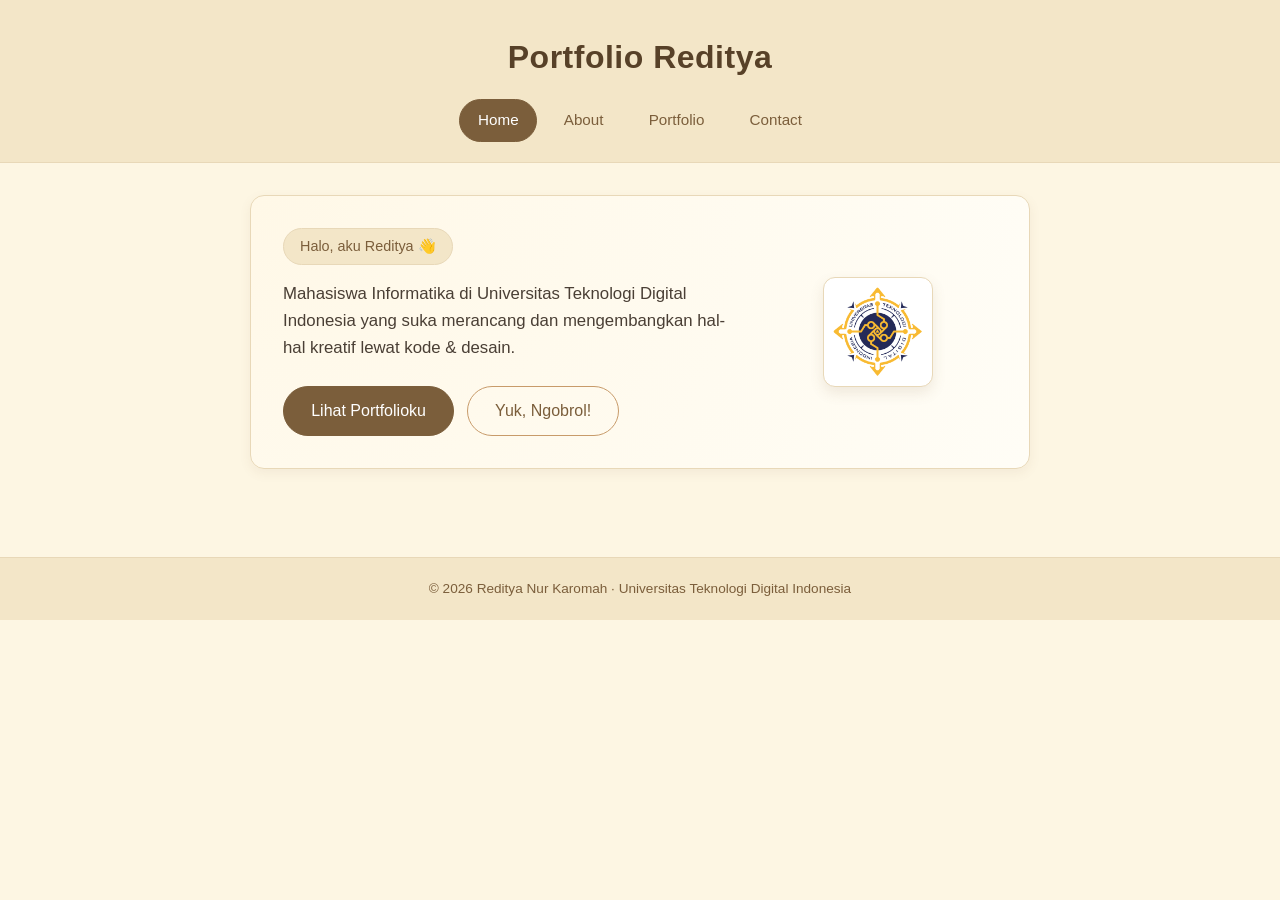
<file: index.html>
<!DOCTYPE html>
<html lang="id">
<head>
    <meta charset="UTF-8">
    <meta name="viewport" content="width=device-width, initial-scale=1.0">
    <title>Portfolio Reditya</title>
    <link rel="stylesheet" href="style/style.css">
</head>
<body>

    <header>
        <h1>Portfolio Reditya</h1>

        <nav>
            <a href="index.html" class="active">Home</a>
            <a href="About.html">About</a>
            <a href="Portfolio.html">Portfolio</a>
            <a href="Contact.html">Contact</a>
        </nav>
    </header>

    <main>
        <section class="hero">
            <div class="hero-text">
                <span class="hero-badge">Halo, aku Reditya 👋</span>
                <p class="hero-subtitle">
                    Mahasiswa Informatika di Universitas Teknologi Digital Indonesia yang suka merancang dan mengembangkan hal-hal kreatif lewat kode & desain.
                </p>
                <div class="hero-btns">
                    <a href="Portfolio.html" class="btn btn-primary">Lihat Portfolioku</a>
                    <a href="Contact.html" class="btn btn-outline">Yuk, Ngobrol!</a>
                </div>
            </div>
            <div class="hero-img">
                <img src="images/logo-utdi.png" alt="Logo UTDI">
            </div>
        </section>
    </main>

    <footer>
        &copy; 2026 Reditya Nur Karomah &middot; Universitas Teknologi Digital Indonesia
    </footer>

</body>
</html>
</file>
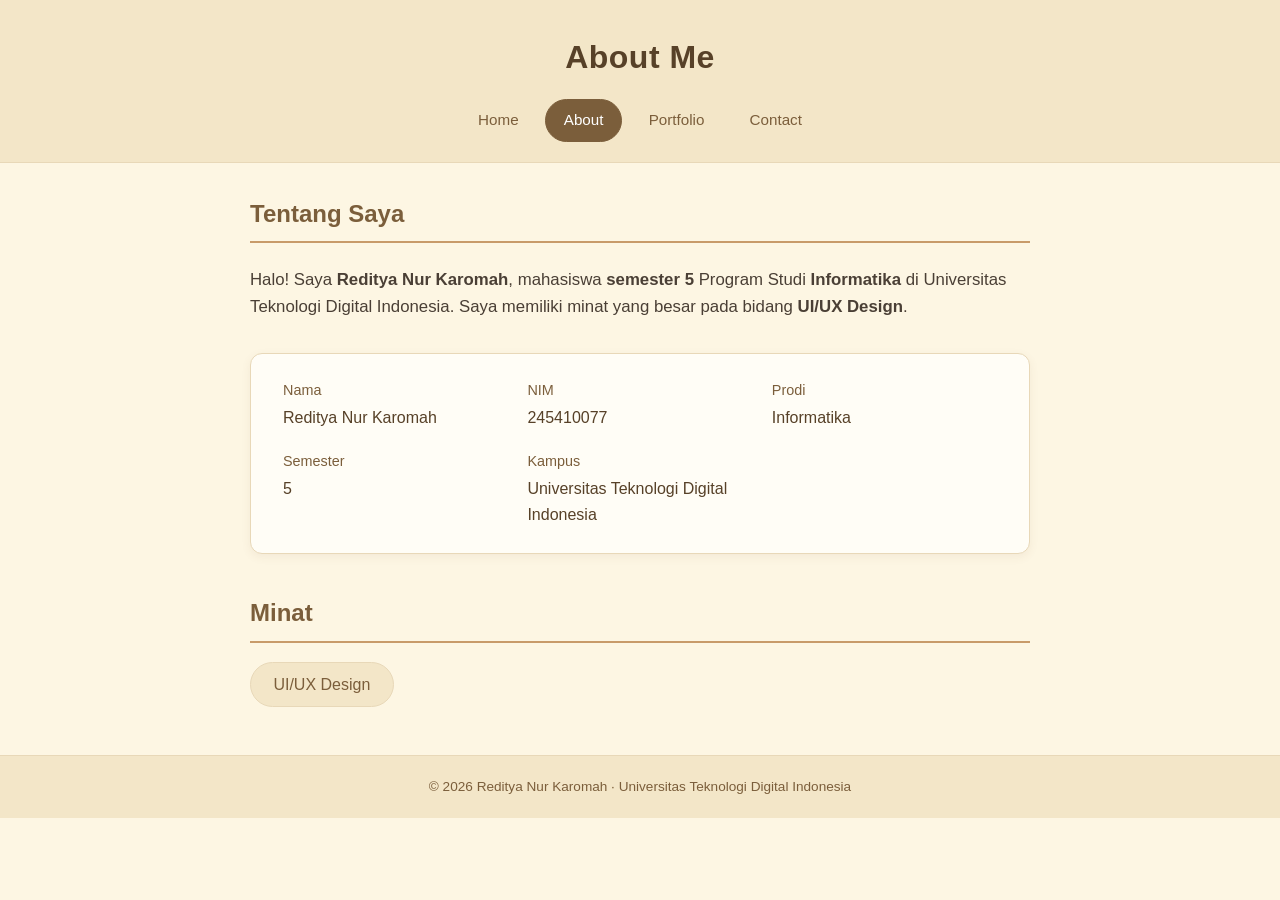
<file: About.html>
<!DOCTYPE html>
<html lang="id">
<head>
    <meta charset="UTF-8">
    <meta name="viewport" content="width=device-width, initial-scale=1.0">
    <title>About | Reditya</title>
    <link rel="stylesheet" href="style/style.css">
</head>
<body>

    <header>
        <h1>About Me</h1>

        <nav>
            <a href="index.html">Home</a>
            <a href="About.html" class="active">About</a>
            <a href="Portfolio.html">Portfolio</a>
            <a href="Contact.html">Contact</a>
        </nav>
    </header>

    <main>
        <section class="about-intro">
            <h2>Tentang Saya</h2>
            <p>
                Halo! Saya <strong>Reditya Nur Karomah</strong>, mahasiswa <strong>semester 5</strong> Program Studi
                <strong>Informatika</strong> di Universitas Teknologi Digital Indonesia. Saya memiliki minat yang besar
                pada bidang <strong>UI/UX Design</strong>.
            </p>
        </section>

        <section class="info-strip">
            <div class="info-item">
                <span class="info-label">Nama</span>
                <span class="info-value">Reditya Nur Karomah</span>
            </div>
            <div class="info-item">
                <span class="info-label">NIM</span>
                <span class="info-value">245410077</span>
            </div>
            <div class="info-item">
                <span class="info-label">Prodi</span>
                <span class="info-value">Informatika</span>
            </div>
            <div class="info-item">
                <span class="info-label">Semester</span>
                <span class="info-value">5</span>
            </div>
            <div class="info-item">
                <span class="info-label">Kampus</span>
                <span class="info-value">Universitas Teknologi Digital Indonesia</span>
            </div>
        </section>

        <section class="interest-section">
            <h2>Minat</h2>
            <div class="skills">
                <span class="skill-pill">UI/UX Design</span>
            </div>
        </section>
    </main>

    <footer>
        &copy; 2026 Reditya Nur Karomah &middot; Universitas Teknologi Digital Indonesia
    </footer>

</body>
</html>
</file>
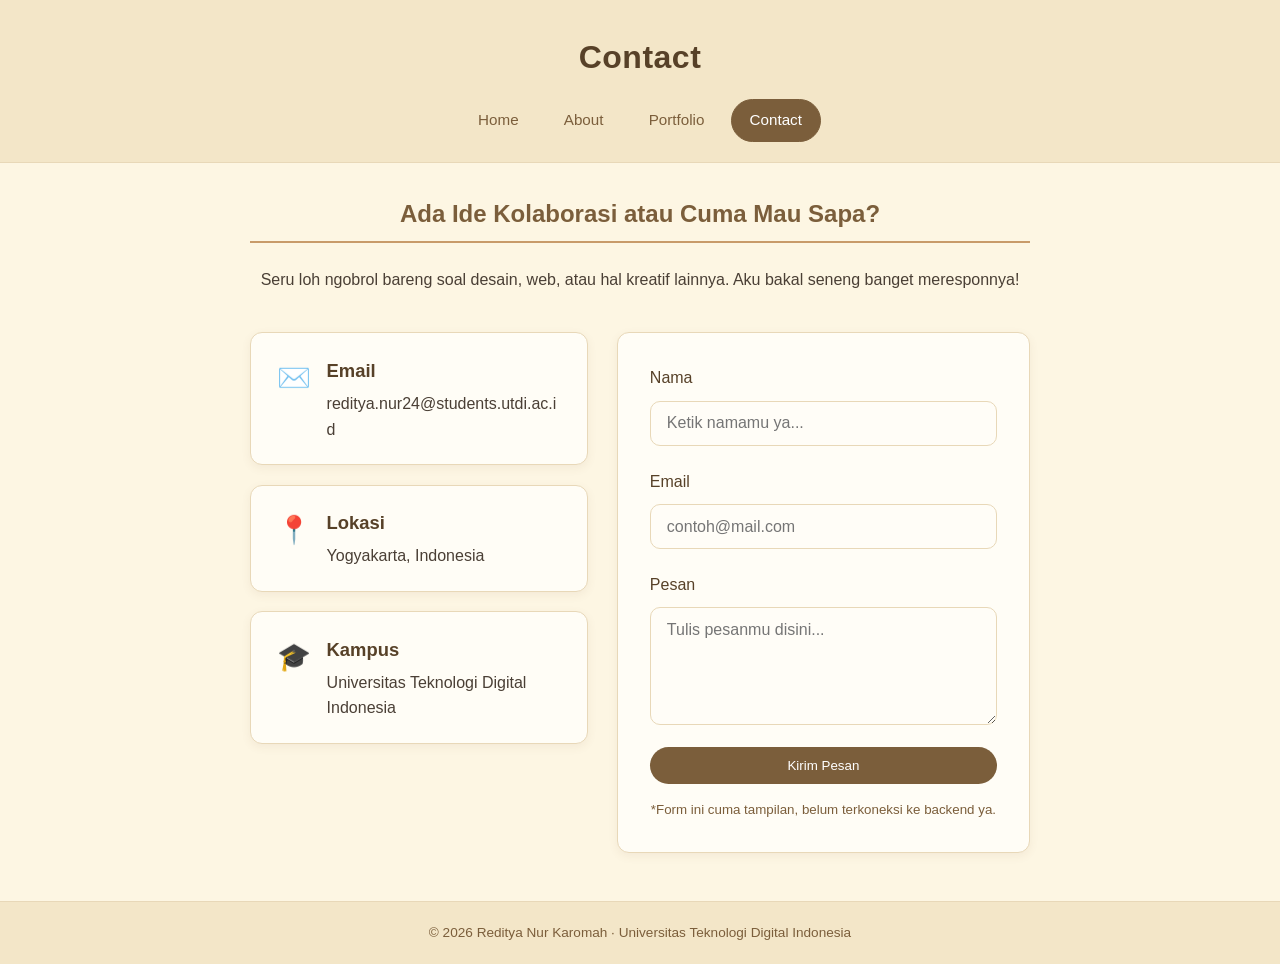
<file: Contact.html>
<!DOCTYPE html>
<html lang="id">
<head>
    <meta charset="UTF-8">
    <meta name="viewport" content="width=device-width, initial-scale=1.0">
    <title>Contact | Reditya</title>
    <link rel="stylesheet" href="style/style.css">
</head>
<body>

    <header>
        <h1>Contact</h1>

        <nav>
            <a href="index.html">Home</a>
            <a href="About.html">About</a>
            <a href="Portfolio.html">Portfolio</a>
            <a href="Contact.html" class="active">Contact</a>
        </nav>
    </header>

    <main>
        <section class="contact-hero">
            <h2>Ada Ide Kolaborasi atau Cuma Mau Sapa?</h2>
            <p>Seru loh ngobrol bareng soal desain, web, atau hal kreatif lainnya. Aku bakal seneng banget meresponnya!</p>
        </section>

        <div class="contact-wrap">
            <section class="contact-info">
                <div class="contact-card">
                    <div class="contact-icon">✉️</div>
                    <div class="contact-detail">
                        <h3>Email</h3>
                        <a href="mailto:reditya.nur24@students.utdi.ac.id">reditya.nur24@students.utdi.ac.id</a>
                    </div>
                </div>

                <div class="contact-card">
                    <div class="contact-icon">📍</div>
                    <div class="contact-detail">
                        <h3>Lokasi</h3>
                        <p>Yogyakarta, Indonesia</p>
                    </div>
                </div>

                <div class="contact-card">
                    <div class="contact-icon">🎓</div>
                    <div class="contact-detail">
                        <h3>Kampus</h3>
                        <p>Universitas Teknologi Digital Indonesia</p>
                    </div>
                </div>
            </section>

            <section class="contact-form">
                <form>
                    <div class="form-group">
                        <label for="nama">Nama</label>
                        <input type="text" id="nama" placeholder="Ketik namamu ya..." required>
                    </div>
                    <div class="form-group">
                        <label for="email">Email</label>
                        <input type="email" id="email" placeholder="contoh@mail.com" required>
                    </div>
                    <div class="form-group">
                        <label for="pesan">Pesan</label>
                        <textarea id="pesan" rows="5" placeholder="Tulis pesanmu disini..." required></textarea>
                    </div>
                    <button type="submit" class="btn btn-primary btn-full">Kirim Pesan</button>
                    <small class="form-note">*Form ini cuma tampilan, belum terkoneksi ke backend ya.</small>
                </form>
            </section>
        </div>
    </main>

    <footer>
        &copy; 2026 Reditya Nur Karomah &middot; Universitas Teknologi Digital Indonesia
    </footer>

</body>
</html>
</file>
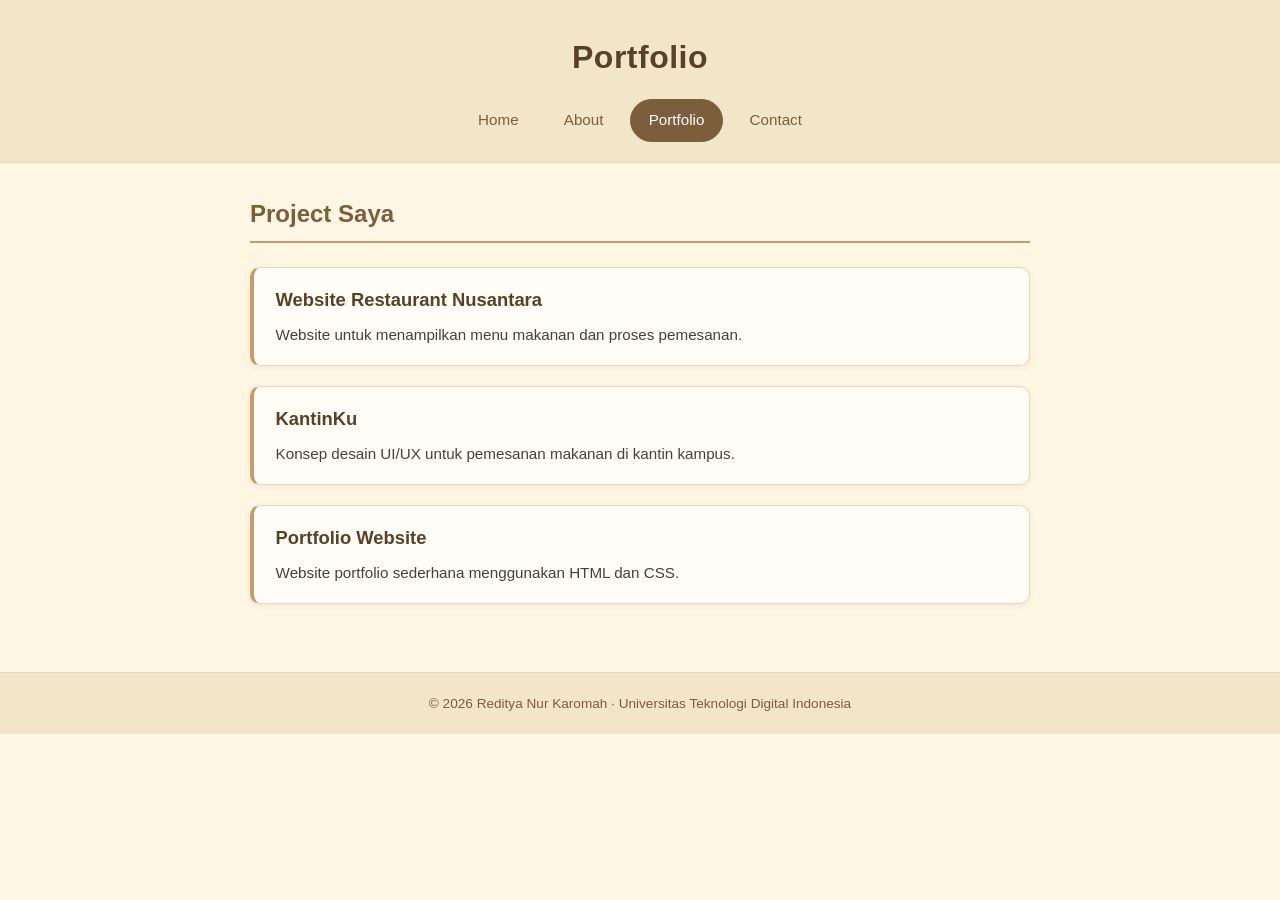
<file: Portfolio.html>
<!DOCTYPE html>
<html lang="id">
<head>
    <meta charset="UTF-8">
    <meta name="viewport" content="width=device-width, initial-scale=1.0">
    <title>Portfolio</title>
    <link rel="stylesheet" href="style/style.css">
</head>
<body>

    <header>
        <h1>Portfolio</h1>

        <nav>
            <a href="index.html">Home</a>
            <a href="About.html">About</a>
            <a href="Portfolio.html" class="active">Portfolio</a>
            <a href="Contact.html">Contact</a>
        </nav>
    </header>

    <main>
        <h2>Project Saya</h2>

        <div class="project">
            <h3>Website Restaurant Nusantara</h3>
            <p>Website untuk menampilkan menu makanan dan proses pemesanan.</p>
        </div>

        <div class="project">
            <h3>KantinKu</h3>
            <p>Konsep desain UI/UX untuk pemesanan makanan di kantin kampus.</p>
        </div>

        <div class="project">
            <h3>Portfolio Website</h3>
            <p>Website portfolio sederhana menggunakan HTML dan CSS.</p>
        </div>
    </main>

    <footer>
        &copy; 2026 Reditya Nur Karomah &middot; Universitas Teknologi Digital Indonesia
    </footer>

</body>
</html>
</file>
<file: style/style.css>
/* =========================================================
   Portfolio Reditya - style.css
   Tema warna: Cream
   ========================================================= */

:root {
    --cream:        #fdf6e3; /* warna dasar cream */
    --cream-dark:   #f3e6c8; /* cream lebih gelap untuk header */
    --cream-card:   #fffdf6; /* cream terang untuk kartu */
    --brown:        #7b5e3b; /* coklat untuk judul */
    --brown-dark:   #574128; /* coklat tua */
    --accent:       #c89b6a; /* aksen emas/coklat muda */
    --text:         #4a3f35; /* warna teks utama */
    --border:       #e8d8b8; /* garis pembatas */
}

* {
    box-sizing: border-box;
}

body {
    margin: 0;
    background-color: var(--cream);
    color: var(--text);
    font-family: "Segoe UI", "Roboto", Arial, sans-serif;
    font-size: 16px;
    line-height: 1.6;
}

/* ---------------- Header & Navigator ---------------- */

header {
    background-color: var(--cream-dark);
    border-bottom: 1px solid var(--border);
    padding: 2rem 1rem 1.25rem;
    text-align: center;
}

header h1 {
    margin: 0 0 1rem;
    color: var(--brown-dark);
    font-size: 2rem;
    font-weight: 600;
    letter-spacing: 0.5px;
}

nav {
    display: flex;
    flex-wrap: wrap;
    justify-content: center;
    gap: 0.5rem;
}

nav a {
    display: inline-block;
    padding: 0.5rem 1.1rem;
    border: 1px solid transparent;
    border-radius: 999px;
    color: var(--brown);
    font-size: 0.95rem;
    font-weight: 500;
    text-decoration: none;
    transition: background-color 0.2s ease, color 0.2s ease, border-color 0.2s ease;
}

nav a:hover {
    background-color: var(--accent);
    border-color: var(--accent);
    color: #fff;
}

nav a.active {
    background-color: var(--brown);
    border-color: var(--brown);
    color: #fff;
}

/* ---------------- Konten Utama ---------------- */

main {
    max-width: 820px;
    margin: 0 auto;
    padding: 2rem 1.25rem 3rem;
}

h2 {
    margin: 0 0 1.5rem;
    padding-bottom: 0.5rem;
    border-bottom: 2px solid var(--accent);
    color: var(--brown);
    font-size: 1.5rem;
    font-weight: 600;
}

h3 {
    margin: 0 0 0.5rem;
    color: var(--brown-dark);
    font-size: 1.15rem;
}

p {
    margin: 0 0 1rem;
}

/* ---------------- Kartu Project ---------------- */

.project {
    margin-bottom: 1.25rem;
    padding: 1.1rem 1.35rem;
    background-color: var(--cream-card);
    border: 1px solid var(--border);
    border-left: 4px solid var(--accent);
    border-radius: 10px;
    box-shadow: 0 2px 6px rgba(123, 94, 59, 0.08);
    transition: transform 0.2s ease, box-shadow 0.2s ease;
}

.project:hover {
    transform: translateY(-2px);
    box-shadow: 0 6px 14px rgba(123, 94, 59, 0.15);
}

.project p {
    margin: 0;
    font-size: 0.95rem;
}

/* ---------------- Footer ---------------- */

footer {
    padding: 1.25rem 1rem;
    border-top: 1px solid var(--border);
    background-color: var(--cream-dark);
    color: var(--brown);
    font-size: 0.85rem;
    text-align: center;
}

/* =========================================================
   Bagian Kreatif - Home, About, Contact
   ========================================================= */

/* ---------------- Hero (Home) ---------------- */

.hero {
    display: grid;
    grid-template-columns: 1.3fr 0.7fr;
    gap: 2rem;
    align-items: center;
    margin-bottom: 2.5rem;
    padding: 2rem;
    background: radial-gradient(circle at top left, #fff8e7, var(--cream-card));
    border: 1px solid var(--border);
    border-radius: 14px;
    box-shadow: 0 4px 12px rgba(123, 94, 59, 0.08);
}

.hero-text {
    display: flex;
    flex-direction: column;
    gap: 1rem;
}

.hero-badge {
    display: inline-block;
    align-self: flex-start;
    padding: 0.4rem 1rem;
    background-color: var(--cream-dark);
    border: 1px solid var(--border);
    border-radius: 999px;
    color: var(--brown);
    font-size: 0.9rem;
    font-weight: 500;
}

.hero-title {
    margin: 0;
    padding: 0;
    border: none;
    color: var(--brown-dark);
    font-size: clamp(1.6rem, 3.5vw, 2.4rem);
    line-height: 1.25;
}

.hero-subtitle {
    margin: 0;
    font-size: 1.05rem;
}

.hero-btns {
    display: flex;
    flex-wrap: wrap;
    gap: 0.8rem;
    margin-top: 0.5rem;
}

.btn {
    display: inline-block;
    padding: 0.7rem 1.7rem;
    border-radius: 999px;
    font-weight: 500;
    text-decoration: none;
    transition: all 0.25s ease;
}

.btn-primary {
    background-color: var(--brown);
    border: 1px solid var(--brown);
    color: #fff;
}

.btn-primary:hover {
    background-color: var(--brown-dark);
    border-color: var(--brown-dark);
    transform: translateY(-2px);
    box-shadow: 0 6px 14px rgba(87, 65, 40, 0.18);
}

.btn-outline {
    background-color: transparent;
    border: 1px solid var(--accent);
    color: var(--brown);
}

.btn-outline:hover {
    background-color: var(--accent);
    color: #fff;
    transform: translateY(-2px);
}

.btn-full {
    width: 100%;
    text-align: center;
    border: none;
}

/* Logo UTDI dibikin kecil */
.hero-img {
    display: flex;
    justify-content: center;
    align-items: center;
}

.hero-img img {
    width: 110px;
    height: auto;
    padding: 0.6rem;
    background-color: #fff;
    border: 1px solid var(--border);
    border-radius: 12px;
    box-shadow: 0 6px 14px rgba(123, 94, 59, 0.12);
    transition: transform 0.3s ease;
}

.hero-img img:hover {
    transform: scale(1.05);
}

/* ---------------- Intro Card (Home) ---------------- */

.intro-card {
    padding: 1.6rem 2rem;
    background-color: var(--cream-card);
    border: 1px solid var(--border);
    border-left: 4px solid var(--accent);
    border-radius: 12px;
    box-shadow: 0 3px 10px rgba(123, 94, 59, 0.08);
}

.intro-card h3 {
    margin: 0 0 0.7rem;
    font-size: 1.25rem;
}

.intro-card p {
    margin: 0 0 0.9rem;
}

.link-more {
    color: var(--brown);
    font-weight: 500;
    text-decoration: none;
}

.link-more:hover {
    text-decoration: underline;
}

/* ---------------- About ---------------- */

.about-intro {
    margin-bottom: 2rem;
}

.about-intro p {
    font-size: 1.05rem;
}

.info-strip {
    display: grid;
    grid-template-columns: repeat(auto-fit, minmax(200px, 1fr));
    gap: 1.2rem;
    margin-bottom: 2.5rem;
    padding: 1.6rem 2rem;
    background-color: var(--cream-card);
    border: 1px solid var(--border);
    border-radius: 12px;
    box-shadow: 0 3px 10px rgba(123, 94, 59, 0.08);
}

.info-item {
    display: flex;
    flex-direction: column;
    gap: 0.2rem;
}

.info-label {
    font-size: 0.9rem;
    color: var(--brown);
}

.info-value {
    font-weight: 500;
    color: var(--brown-dark);
}

.interest-section h2 {
    margin-bottom: 1.2rem;
}

.skills {
    display: flex;
    flex-wrap: wrap;
    gap: 0.7rem;
}

.skill-pill {
    padding: 0.55rem 1.4rem;
    background-color: var(--cream-dark);
    border: 1px solid var(--border);
    border-radius: 999px;
    color: var(--brown);
    font-weight: 500;
    font-size: 1rem;
    transition: all 0.2s ease;
}

.skill-pill:hover {
    background-color: var(--accent);
    border-color: var(--accent);
    color: #fff;
}

/* ---------------- Contact ---------------- */

.contact-hero {
    margin-bottom: 2.5rem;
    text-align: center;
}

.contact-hero h2 {
    margin-bottom: 1.5rem;
    padding-bottom: 0.5rem;
    border-bottom: 2px solid var(--accent);
    font-size: 1.5rem;
}

.contact-hero p {
    margin: 0;
}

.contact-wrap {
    display: grid;
    grid-template-columns: 0.9fr 1.1fr;
    gap: 1.8rem;
}

.contact-info {
    display: flex;
    flex-direction: column;
    gap: 1.2rem;
}

.contact-card {
    display: flex;
    align-items: flex-start;
    gap: 1rem;
    padding: 1.4rem 1.6rem;
    background-color: var(--cream-card);
    border: 1px solid var(--border);
    border-radius: 12px;
    box-shadow: 0 3px 10px rgba(123, 94, 59, 0.08);
    transition: transform 0.25s ease, box-shadow 0.25s ease;
}

.contact-card:hover {
    transform: translateY(-3px);
    box-shadow: 0 10px 20px rgba(123, 94, 59, 0.14);
}

.contact-icon {
    font-size: 1.7rem;
}

.contact-detail h3 {
    margin: 0 0 0.35rem;
}

.contact-detail p,
.contact-detail a {
    margin: 0;
    color: var(--text);
    text-decoration: none;
    word-break: break-word;
}

.contact-detail a:hover {
    text-decoration: underline;
}

.contact-form {
    padding: 2rem;
    background-color: var(--cream-card);
    border: 1px solid var(--border);
    border-radius: 12px;
    box-shadow: 0 3px 10px rgba(123, 94, 59, 0.08);
}

.form-group {
    display: flex;
    flex-direction: column;
    gap: 0.6rem;
    margin-bottom: 1.4rem;
}

.form-group label {
    font-weight: 500;
    color: var(--brown-dark);
}

.form-group input,
.form-group textarea {
    padding: 0.8rem 1rem;
    border: 1px solid var(--border);
    border-radius: 10px;
    background-color: #fffdf7;
    color: var(--text);
    font-family: inherit;
    font-size: 1rem;
    transition: border-color 0.2s ease, box-shadow 0.2s ease;
}

.form-group input:focus,
.form-group textarea:focus {
    outline: none;
    border-color: var(--accent);
    box-shadow: 0 0 0 4px rgba(200, 155, 106, 0.16);
}

.form-note {
    display: block;
    margin-top: 0.9rem;
    text-align: center;
    color: var(--brown);
}

/* ---------------- Responsif ---------------- */

@media screen and (max-width: 900px) {
    .hero {
        grid-template-columns: 1fr;
        text-align: center;
    }

    .hero-badge {
        align-self: center;
    }

    .hero-btns {
        justify-content: center;
    }

    .contact-wrap {
        grid-template-columns: 1fr;
    }
}

@media screen and (max-width: 480px) {
    header h1 {
        font-size: 1.5rem;
    }

    nav a {
        padding: 0.45rem 0.85rem;
        font-size: 0.9rem;
    }

    main {
        padding: 1.5rem 1rem 2.5rem;
    }

    .hero {
        padding: 1.5rem 1.2rem;
    }

    .intro-card,
    .contact-form,
    .info-strip {
        padding: 1.4rem 1.2rem;
    }
}
</file>
